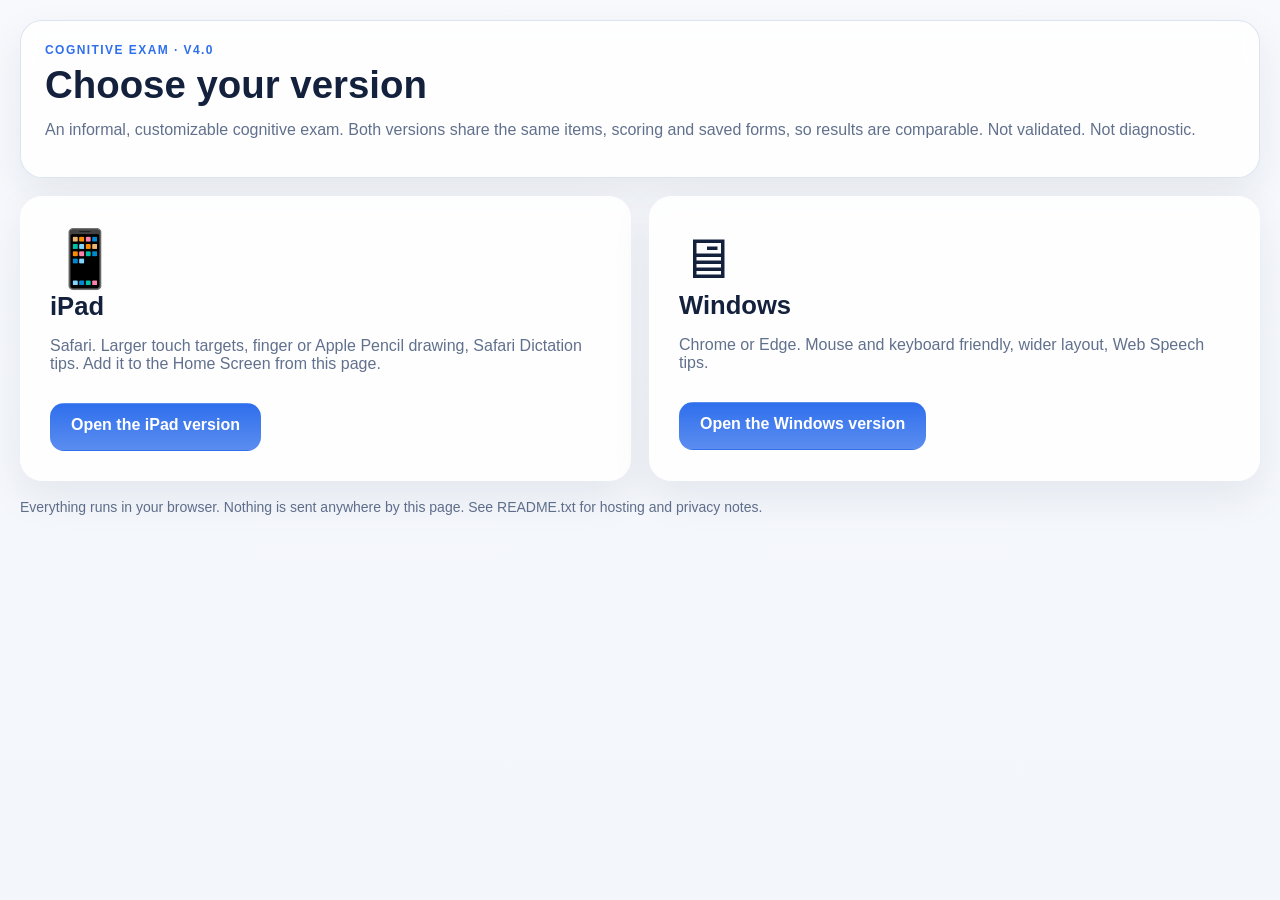
<file: index.html>
<!doctype html>
<html lang="en">
<head>
  <meta charset="utf-8" />
  <meta name="viewport" content="width=device-width, initial-scale=1, viewport-fit=cover" />
  <meta http-equiv="Content-Security-Policy" content="default-src 'self'; script-src 'self'; style-src 'self' 'unsafe-inline'; img-src 'self' data: blob:; media-src 'self'; connect-src 'none'; form-action 'none'; base-uri 'none'; object-src 'none'" />
  <meta name="theme-color" content="#2f6fed" />
  <title>Cognitive Exam</title>
  <link rel="icon" href="data:," />
  <link rel="apple-touch-icon" href="apple-touch-icon.png" />
  <link rel="stylesheet" href="styles.css" />
</head>
<body class="chooser">
  <div class="app">
    <header class="hero card">
      <div>
        <div class="eyebrow">Cognitive Exam &middot; v4.0</div>
        <h1>Choose your version</h1>
        <p class="muted">An informal, customizable cognitive exam. Both versions share the same items, scoring and saved forms, so results are comparable. Not validated. Not diagnostic.</p>
      </div>
    </header>
    <main class="choices">
      <a class="choice card" id="linkIpad" href="ipad/" data-platform="ipad">
        <div class="choice-icon">&#128241;</div>
        <h2>iPad</h2>
        <p class="muted">Safari. Larger touch targets, finger or Apple Pencil drawing, Safari Dictation tips. Add it to the Home Screen from this page.</p>
        <span class="btn primary">Open the iPad version</span>
      </a>
      <a class="choice card" id="linkWindows" href="windows/" data-platform="windows">
        <div class="choice-icon">&#128421;</div>
        <h2>Windows</h2>
        <p class="muted">Chrome or Edge. Mouse and keyboard friendly, wider layout, Web Speech tips.</p>
        <span class="btn primary">Open the Windows version</span>
      </a>
    </main>
    <p class="small muted" id="recommend"></p>
    <p class="small muted">Everything runs in your browser. Nothing is sent anywhere by this page. See README.txt for hosting and privacy notes.</p>
  </div>
  <script src="choose.js"></script>
</body>
</html>
</file>
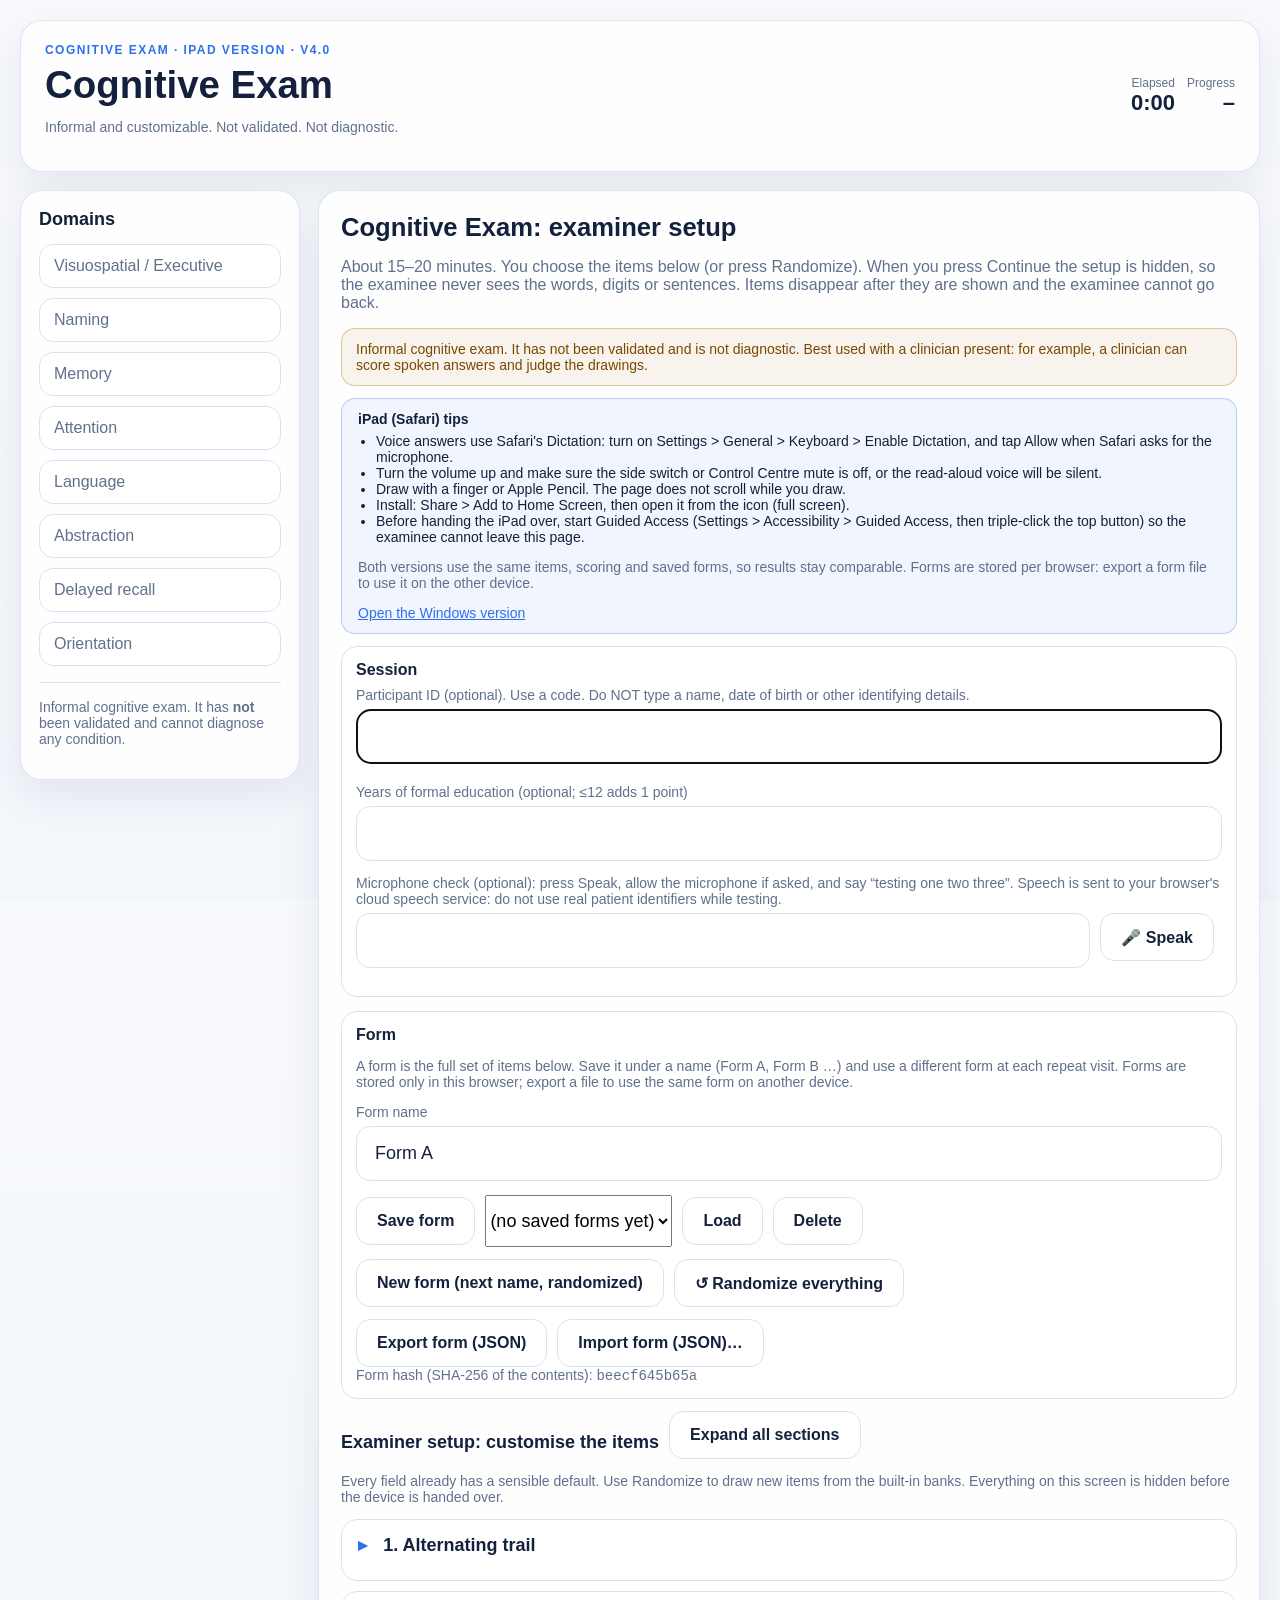
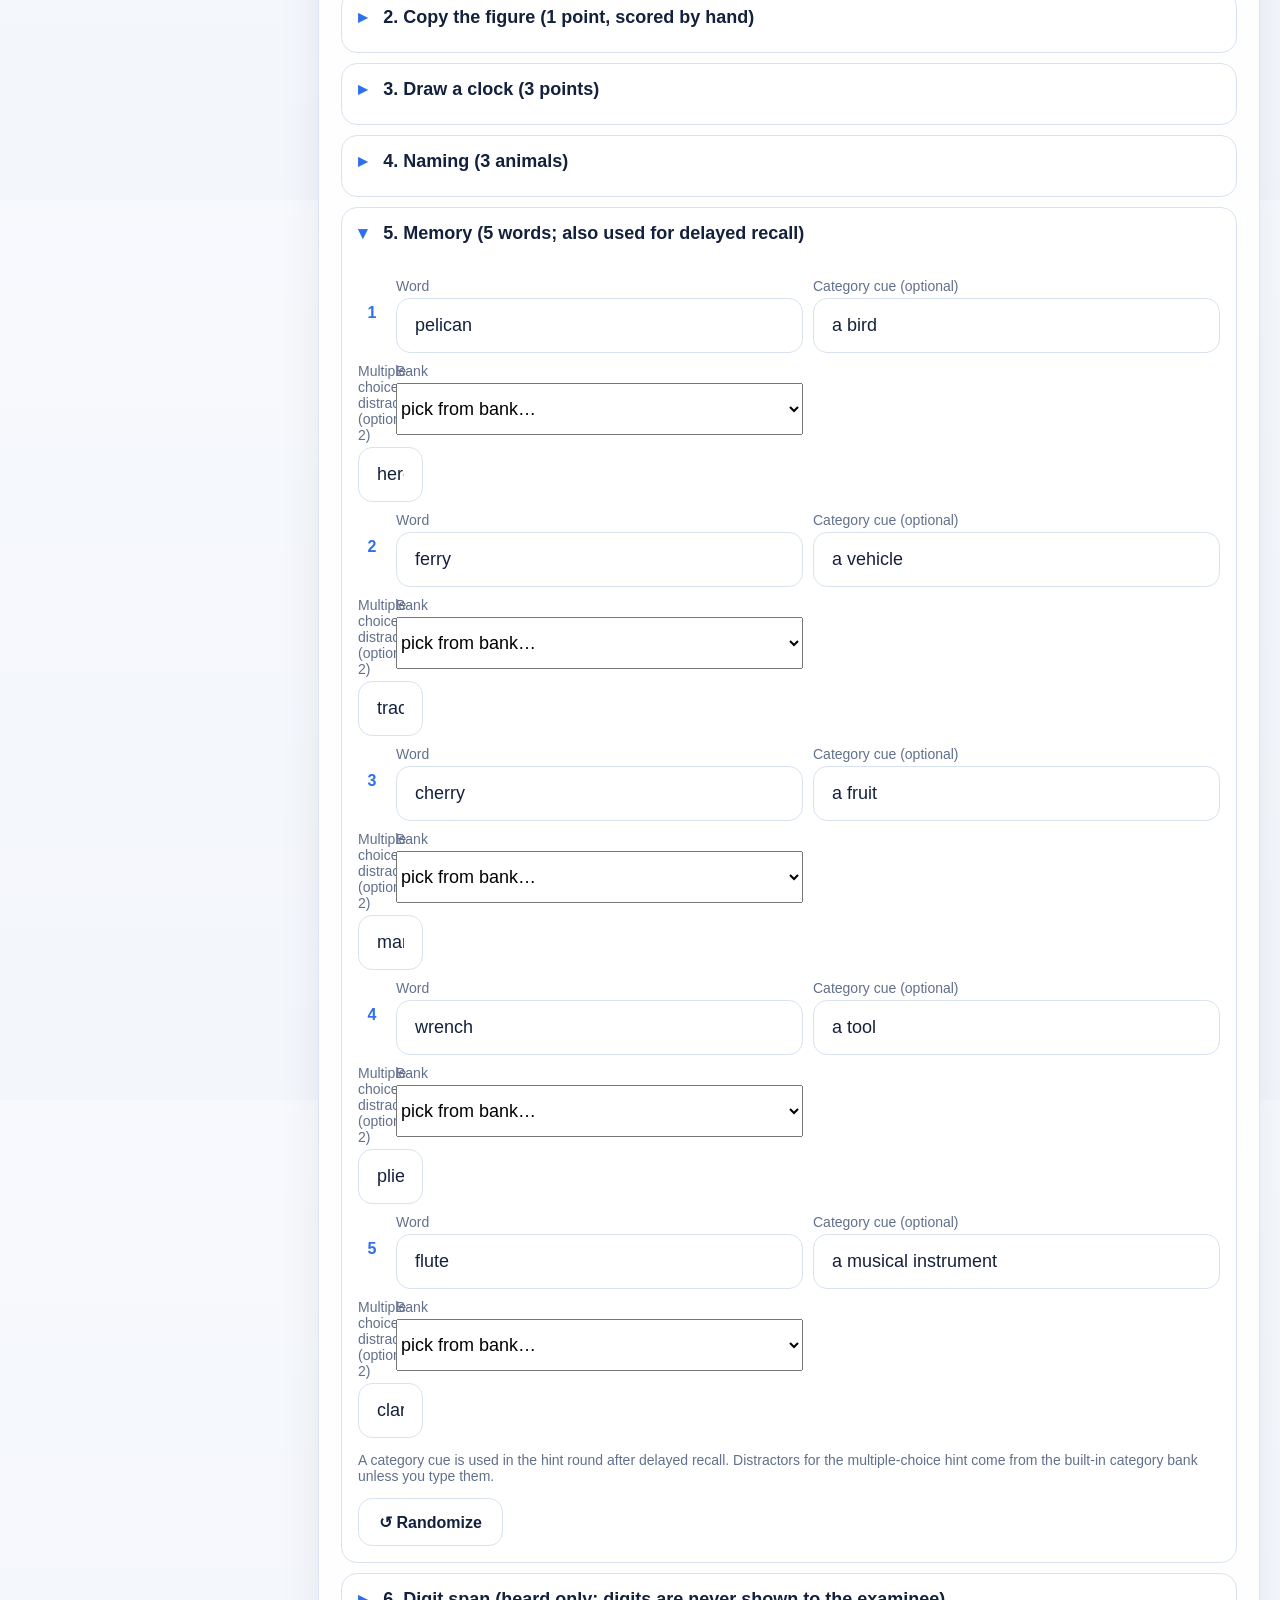
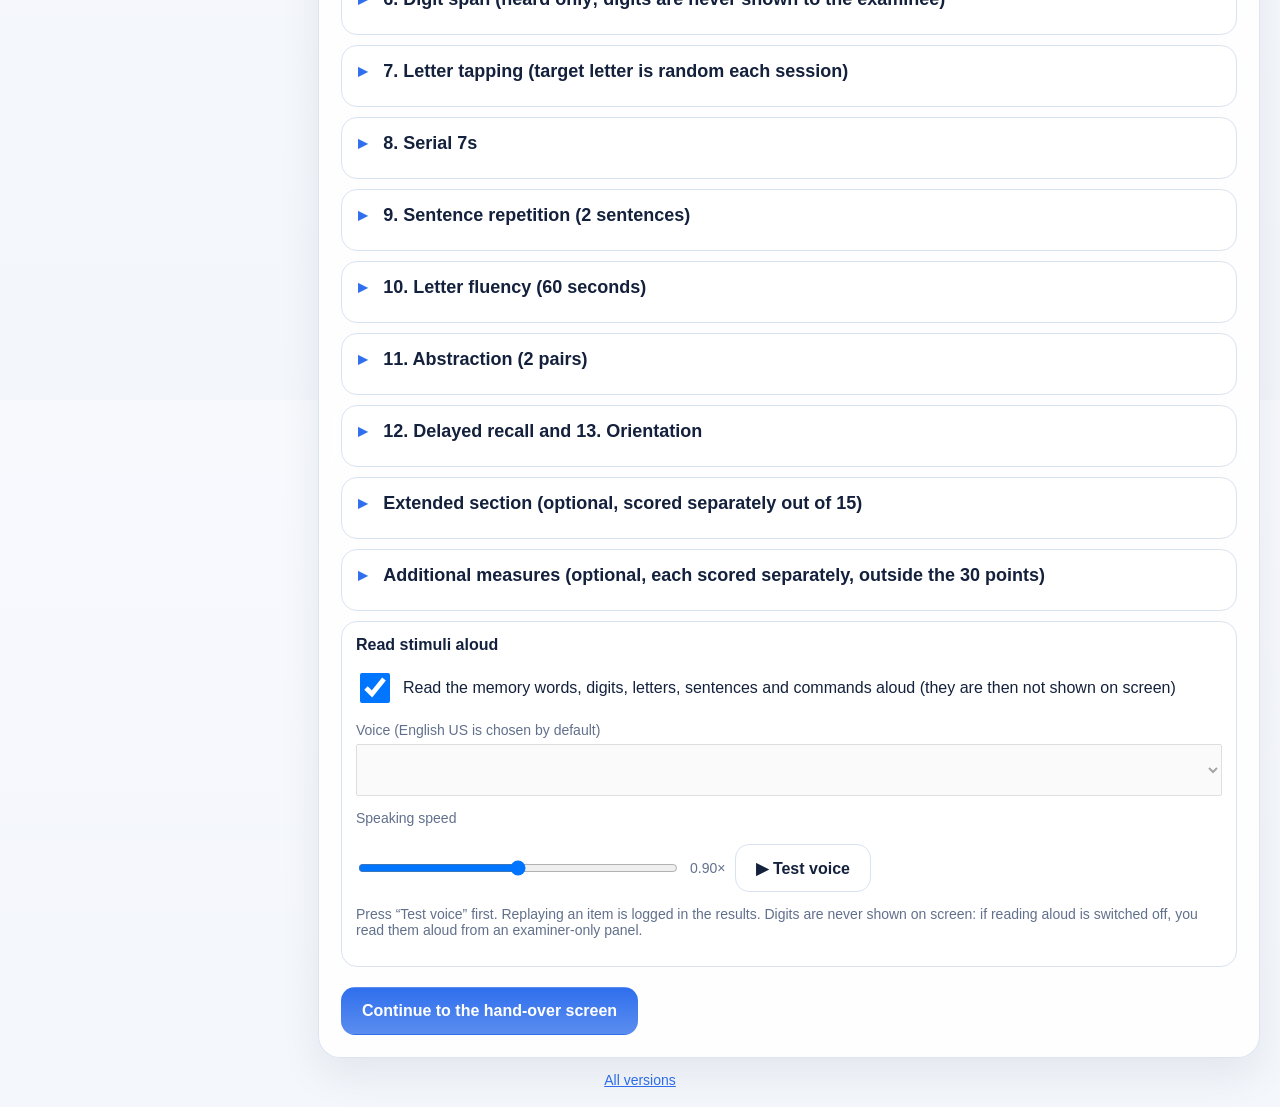
<file: ipad/index.html>
<!doctype html>
<html lang="en" data-platform="ipad">
<head>
  <meta charset="utf-8" />
  <meta name="viewport" content="width=device-width, initial-scale=1, viewport-fit=cover" />
  <!-- The page can make no network requests of its own (connect-src 'none'); speech services are the browser's. -->
  <meta http-equiv="Content-Security-Policy" content="default-src 'self'; script-src 'self'; style-src 'self' 'unsafe-inline'; img-src 'self' data: blob:; media-src 'self'; connect-src 'none'; form-action 'none'; base-uri 'none'; object-src 'none'" />
  <meta name="theme-color" content="#2f6fed" />
  <meta name="apple-mobile-web-app-capable" content="yes" />
  <meta name="mobile-web-app-capable" content="yes" />
  <meta name="apple-mobile-web-app-title" content="Cognitive Exam" />
  <meta name="apple-mobile-web-app-status-bar-style" content="default" />
  <meta name="format-detection" content="telephone=no" />
  <title>Cognitive Exam (iPad)</title>
  <link rel="icon" href="data:," />
  <link rel="apple-touch-icon" href="../apple-touch-icon.png" />
  <link rel="manifest" href="manifest.webmanifest" />
  <link rel="stylesheet" href="../styles.css" />
</head>
<body class="plat-ipad">
  <div class="app">
    <header class="hero card">
      <div>
        <div class="eyebrow">Cognitive Exam &middot; iPad version &middot; v4.0</div>
        <h1>Cognitive Exam</h1>
        <p class="muted small">Informal and customizable. Not validated. Not diagnostic.</p>
      </div>
      <div class="score-panel">
        <button id="voiceToggle" type="button" class="btn hidden" aria-label="Turn spoken stimuli on or off"></button>
        <div><span>Elapsed</span><strong id="elapsed">0:00</strong></div>
        <div><span>Progress</span><strong id="progressText">&ndash;</strong></div>
      </div>
    </header>

    <div id="speechBanner" class="warn-box hidden" role="status" style="margin-bottom:18px"></div>

    <main class="layout">
      <aside class="card side">
        <h3>Domains</h3>
        <ol id="sectionList" class="steps"></ol>
        <div class="divider"></div>
        <p class="small muted">
          Informal cognitive exam. It has <strong>not</strong> been validated and cannot diagnose any condition.
        </p>
      </aside>

      <section class="card main-card">
        <div id="setupScreen"></div>
        <div id="testScreen" class="hidden">
          <div class="section-top">
            <div>
              <div id="sectionKicker" class="eyebrow">Section</div>
              <h2 id="sectionTitle">Section</h2>
            </div>
          </div>
          <div id="content" class="content"></div>
        </div>
        <div id="reviewScreen" class="hidden"></div>
      </section>
    </main>
    <p class="small muted foot"><a href="../index.html" id="homeLink">All versions</a></p>
  </div>

  <script src="../assets.js"></script>
  <script src="../speech.js"></script>
  <script src="../core.js"></script>
  <script src="../ui.js"></script>
  <script src="../setup.js"></script>
  <script src="../app.js"></script>
</body>
</html>
</file>
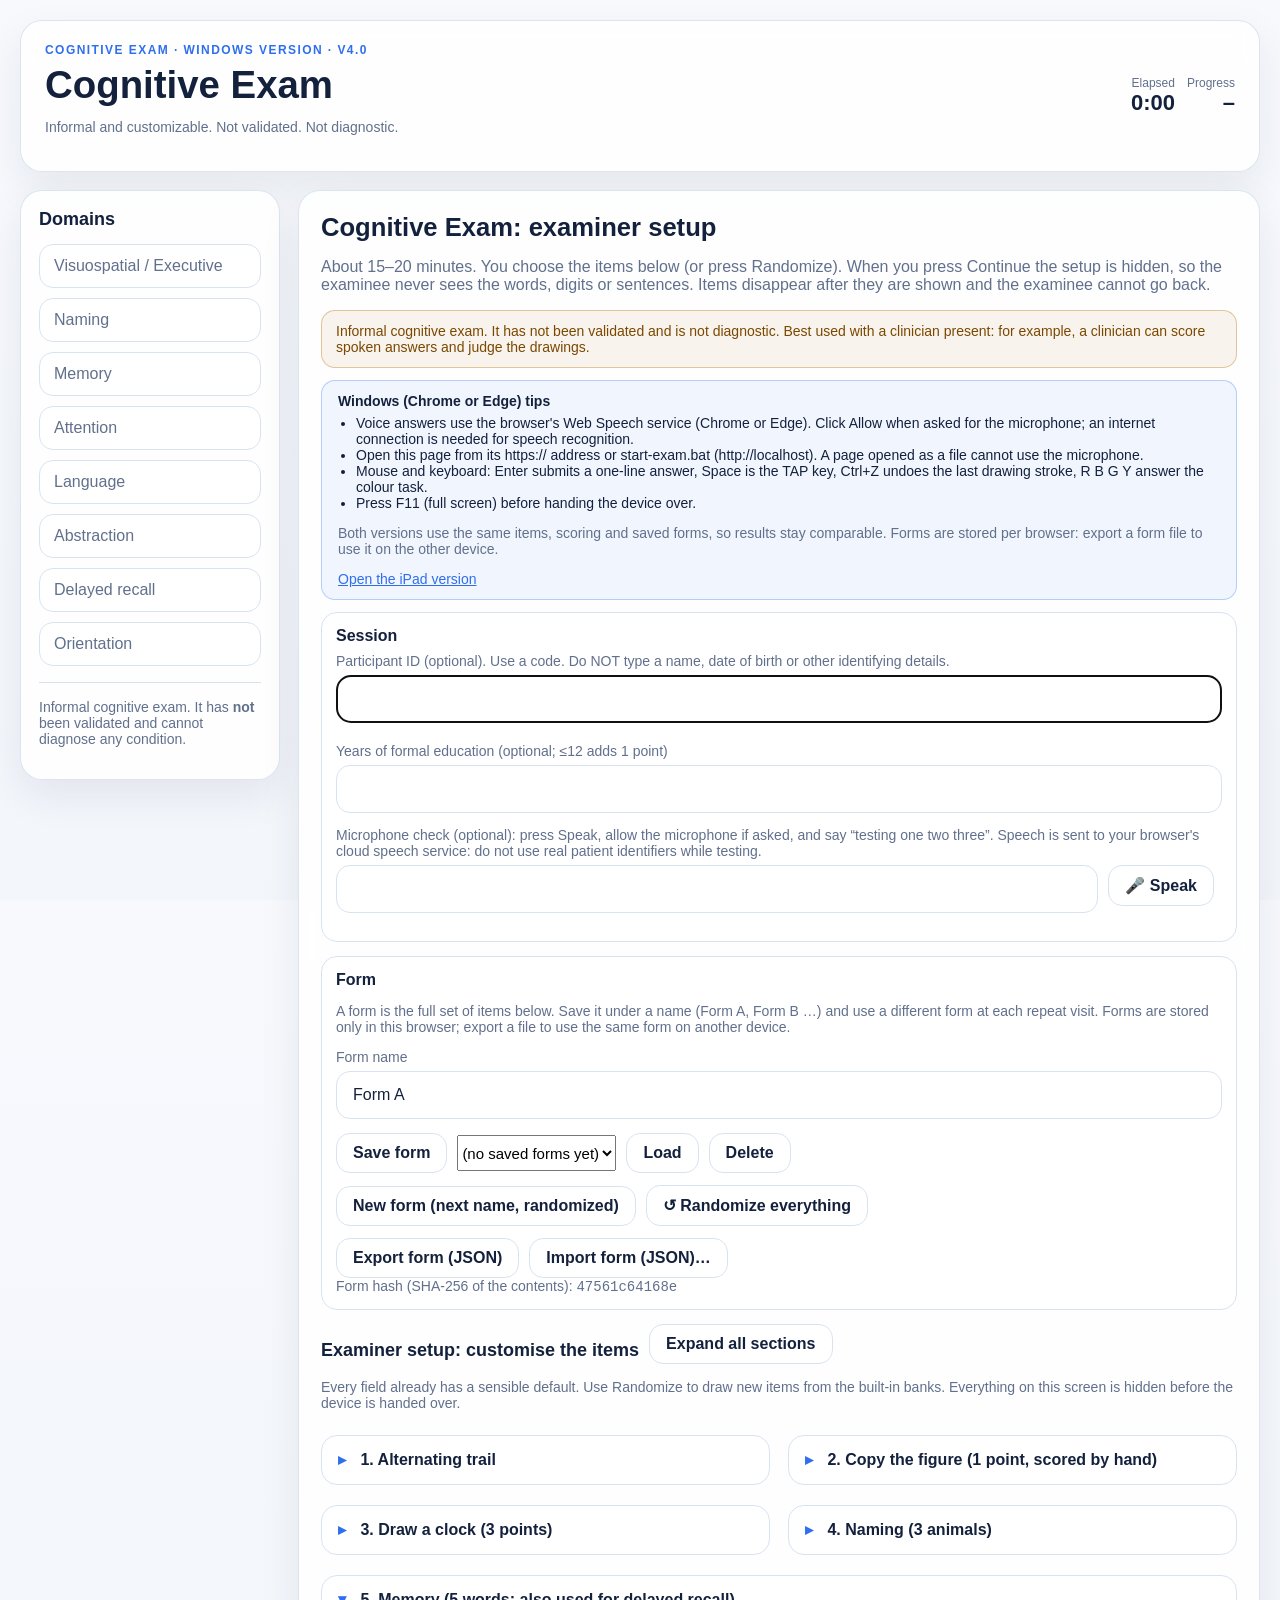
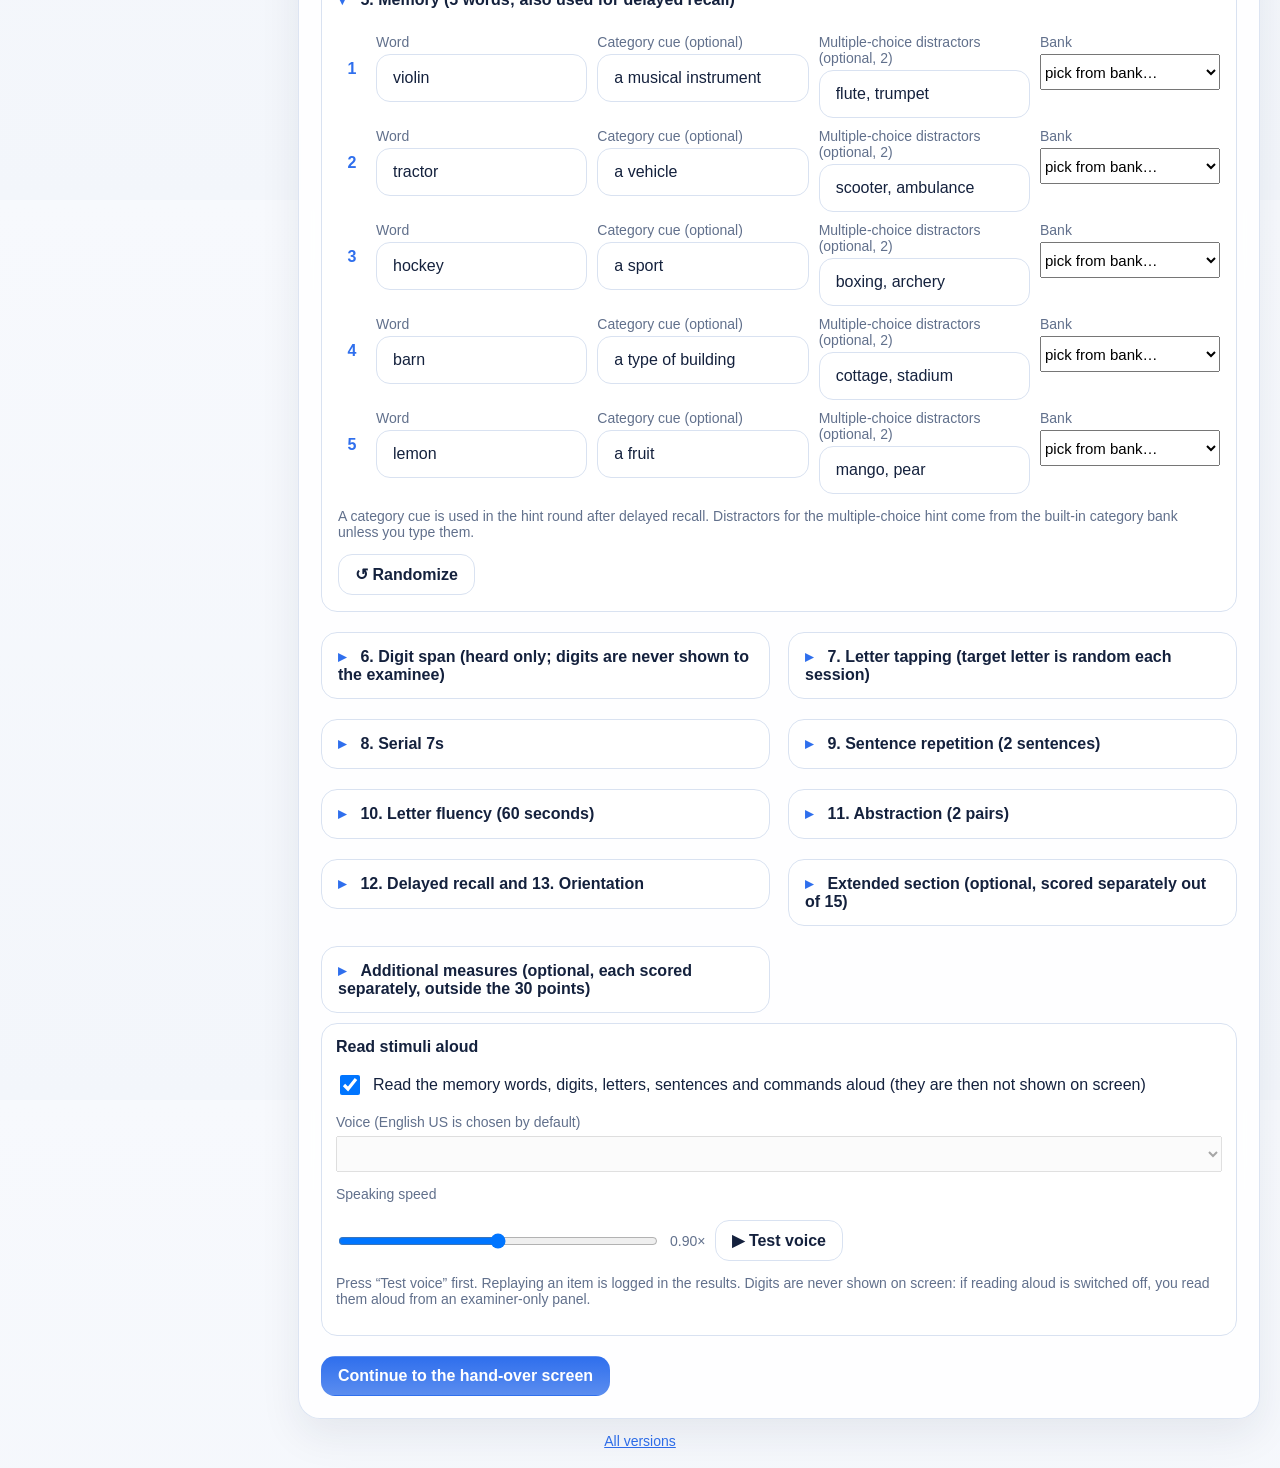
<file: windows/index.html>
<!doctype html>
<html lang="en" data-platform="windows">
<head>
  <meta charset="utf-8" />
  <meta name="viewport" content="width=device-width, initial-scale=1, viewport-fit=cover" />
  <!-- The page can make no network requests of its own (connect-src 'none'); speech services are the browser's. -->
  <meta http-equiv="Content-Security-Policy" content="default-src 'self'; script-src 'self'; style-src 'self' 'unsafe-inline'; img-src 'self' data: blob:; media-src 'self'; connect-src 'none'; form-action 'none'; base-uri 'none'; object-src 'none'" />
  <meta name="theme-color" content="#2f6fed" />
  <meta name="apple-mobile-web-app-capable" content="yes" />
  <meta name="mobile-web-app-capable" content="yes" />
  <meta name="apple-mobile-web-app-title" content="Cognitive Exam" />
  <meta name="apple-mobile-web-app-status-bar-style" content="default" />
  <meta name="format-detection" content="telephone=no" />
  <title>Cognitive Exam (Windows)</title>
  <link rel="icon" href="data:," />
  <link rel="apple-touch-icon" href="../apple-touch-icon.png" />
  <link rel="manifest" href="manifest.webmanifest" />
  <link rel="stylesheet" href="../styles.css" />
</head>
<body class="plat-windows">
  <div class="app">
    <header class="hero card">
      <div>
        <div class="eyebrow">Cognitive Exam &middot; Windows version &middot; v4.0</div>
        <h1>Cognitive Exam</h1>
        <p class="muted small">Informal and customizable. Not validated. Not diagnostic.</p>
      </div>
      <div class="score-panel">
        <button id="voiceToggle" type="button" class="btn hidden" aria-label="Turn spoken stimuli on or off"></button>
        <div><span>Elapsed</span><strong id="elapsed">0:00</strong></div>
        <div><span>Progress</span><strong id="progressText">&ndash;</strong></div>
      </div>
    </header>

    <div id="speechBanner" class="warn-box hidden" role="status" style="margin-bottom:18px"></div>

    <main class="layout">
      <aside class="card side">
        <h3>Domains</h3>
        <ol id="sectionList" class="steps"></ol>
        <div class="divider"></div>
        <p class="small muted">
          Informal cognitive exam. It has <strong>not</strong> been validated and cannot diagnose any condition.
        </p>
      </aside>

      <section class="card main-card">
        <div id="setupScreen"></div>
        <div id="testScreen" class="hidden">
          <div class="section-top">
            <div>
              <div id="sectionKicker" class="eyebrow">Section</div>
              <h2 id="sectionTitle">Section</h2>
            </div>
          </div>
          <div id="content" class="content"></div>
        </div>
        <div id="reviewScreen" class="hidden"></div>
      </section>
    </main>
    <p class="small muted foot"><a href="../index.html" id="homeLink">All versions</a></p>
  </div>

  <script src="../assets.js"></script>
  <script src="../speech.js"></script>
  <script src="../core.js"></script>
  <script src="../ui.js"></script>
  <script src="../setup.js"></script>
  <script src="../app.js"></script>
</body>
</html>
</file>
<file: styles.css>
:root {
  --bg: #f3f6fb;
  --card: #ffffff;
  --ink: #14213d;
  --muted: #61708c;
  --line: #d9e2f1;
  --accent: #2f6fed;
  --accent-2: #5b8def;
  --good: #0c8a5f;
  --warn: #b56a00;
  --bad: #c53d3d;
  --shadow: 0 16px 40px rgba(20,33,61,.08);
  --radius: 22px;
}
* { box-sizing: border-box; }
html, body { height: 100%; }
body {
  margin: 0;
  font-family: -apple-system, BlinkMacSystemFont, "SF Pro Display", "SF Pro Text", "Segoe UI", sans-serif;
  background: linear-gradient(180deg, #f7f9fd 0%, var(--bg) 100%);
  color: var(--ink);
}
.app {
  max-width: 1280px;
  margin: 0 auto;
  padding: 20px;
}
.card {
  background: rgba(255,255,255,.86);
  backdrop-filter: blur(10px);
  border: 1px solid rgba(217,226,241,.9);
  border-radius: var(--radius);
  box-shadow: var(--shadow);
}
.hero {
  padding: 22px 24px;
  display: flex;
  justify-content: space-between;
  gap: 18px;
  align-items: center;
  margin-bottom: 18px;
}
.eyebrow {
  color: var(--accent);
  text-transform: uppercase;
  letter-spacing: .12em;
  font-size: 12px;
  font-weight: 800;
  margin-bottom: 8px;
}
h1, h2, h3, h4 { margin: 0; }
h1 { font-size: clamp(26px, 3vw, 42px); line-height: 1.05; }
h2 { font-size: clamp(22px, 2vw, 30px); }
h3 { font-size: 18px; }
h4 { font-size: 16px; }
.muted { color: var(--muted); }
.small { font-size: 14px; }
.layout {
  display: grid;
  grid-template-columns: 280px 1fr;
  gap: 18px;
}
.side {
  padding: 18px;
  position: sticky;
  top: 20px;
  height: fit-content;
}
.main-card {
  padding: 22px;
  min-height: 72vh;
}
.steps {
  list-style: none;
  padding: 0;
  margin: 14px 0 0;
  display: grid;
  gap: 10px;
}
.steps li {
  padding: 12px 14px;
  border: 1px solid var(--line);
  border-radius: 14px;
  background: #fff;
  color: var(--muted);
}
.steps li.active {
  border-color: rgba(47,111,237,.4);
  color: var(--ink);
  background: rgba(47,111,237,.08);
}
.divider {
  height: 1px;
  background: var(--line);
  margin: 16px 0;
}
.panel {
  border: 1px solid var(--line);
  border-radius: 16px;
  padding: 16px;
  background: #fff;
}
.grid.two { display: grid; grid-template-columns: repeat(2, minmax(0, 1fr)); gap: 14px; }
.actions {
  display: flex;
  gap: 12px;
  margin-top: 20px;
  flex-wrap: wrap;
}
.actions.split {
  justify-content: space-between;
}
.btn {
  appearance: none;
  border: 1px solid var(--line);
  background: #fff;
  color: var(--ink);
  padding: 13px 18px;
  border-radius: 14px;
  font-weight: 700;
  font-size: 15px;
}
.btn.primary {
  background: linear-gradient(180deg, var(--accent), var(--accent-2));
  color: white;
  border-color: transparent;
}
.btn:disabled { opacity: .5; }
.hidden { display: none !important; }
.section-top {
  display: flex;
  justify-content: space-between;
  align-items: flex-start;
  gap: 12px;
  margin-bottom: 16px;
}
.section-meta {
  display: flex;
  align-items: center;
  gap: 10px;
  color: var(--muted);
}
.content {
  margin-top: 8px;
}
.note {
  background: #f8fbff;
  border: 1px dashed var(--line);
  border-radius: 16px;
  padding: 14px;
  color: var(--muted);
}
.instructions {
  color: var(--muted);
  margin-bottom: 14px;
}
.option-list {
  display: grid;
  gap: 10px;
}
.option-btn {
  text-align: left;
  padding: 14px 16px;
  border-radius: 14px;
  border: 1px solid var(--line);
  background: #fff;
  color: var(--ink);
  font-size: 16px;
}
.option-btn.active {
  outline: 2px solid rgba(47,111,237,.5);
  background: rgba(47,111,237,.08);
}
.input, textarea {
  width: 100%;
  padding: 14px 16px;
  border-radius: 14px;
  border: 1px solid var(--line);
  background: #fff;
  color: var(--ink);
  font-size: 16px;
}
textarea { min-height: 140px; resize: vertical; }
.canvas-shell {
  border: 1px solid var(--line);
  border-radius: 18px;
  overflow: hidden;
  background: white;
}
canvas {
  display: block;
  width: 100%;
  height: auto;
  touch-action: none;
  background: white;
}
.toolbar {
  display: flex;
  flex-wrap: wrap;
  gap: 8px;
  margin: 12px 0;
}
.pill {
  display: inline-flex;
  align-items: center;
  gap: 6px;
  padding: 8px 12px;
  border-radius: 999px;
  background: #f5f8fc;
  border: 1px solid var(--line);
  color: var(--muted);
  font-size: 13px;
}
.badge {
  display: inline-flex;
  align-items: center;
  gap: 6px;
  padding: 7px 10px;
  border-radius: 999px;
  background: #f5f8fc;
  border: 1px solid var(--line);
  font-size: 13px;
}
.badge.good { color: var(--good); border-color: rgba(12,138,95,.2); }
.badge.warn { color: var(--warn); border-color: rgba(181,106,0,.2); }
.badge.bad { color: var(--bad); border-color: rgba(197,61,61,.2); }
.result-grid {
  display: grid;
  grid-template-columns: 180px 1fr;
  gap: 10px;
  margin-top: 12px;
}
.result-box {
  border: 1px solid var(--line);
  border-radius: 16px;
  background: #fff;
  padding: 14px;
  margin-top: 12px;
}
.review-item {
  border: 1px solid var(--line);
  border-radius: 16px;
  padding: 14px;
  background: #fff;
  margin-bottom: 12px;
}
.review-item h4 { margin-bottom: 8px; }
.score-chip {
  min-width: 140px;
  padding: 12px 14px;
  border-radius: 16px;
  background: rgba(47,111,237,.08);
  border: 1px solid rgba(47,111,237,.16);
}
.score-chip span {
  display: block;
  font-size: 12px;
  color: var(--muted);
}
.score-chip strong {
  display: block;
  font-size: 28px;
}
.score-panel {
  display: flex;
  gap: 12px;
  flex-wrap: wrap;
}
.table {
  width: 100%;
  border-collapse: collapse;
  margin-top: 12px;
}
.table th, .table td {
  text-align: left;
  padding: 10px 12px;
  border-bottom: 1px solid var(--line);
}
.table th {
  color: var(--muted);
  font-size: 13px;
}
@media (max-width: 980px) {
  .layout { grid-template-columns: 1fr; }
  .side { position: relative; top: 0; }
  .grid.two { grid-template-columns: 1fr; }
  .hero { flex-direction: column; align-items: stretch; }
  .score-panel { width: 100%; }
}

/* ---------- v3 additions ---------- */
.steps li.done { color: var(--good); }
.stimulus {
  font-size: clamp(56px, 12vw, 120px);
  font-weight: 800;
  text-align: center;
  padding: 36px 10px;
  letter-spacing: .04em;
  user-select: none;
  -webkit-user-select: none;
  min-height: 190px;
}
.stimulus.word { font-size: clamp(40px, 9vw, 84px); }
.stimulus.sentence { font-size: clamp(22px, 3vw, 32px); font-weight: 600; letter-spacing: 0; line-height: 1.4; }
.stimulus.num { font-size: 56px; }
.bigclock { font-size: 56px; font-weight: 800; text-align: center; font-variant-numeric: tabular-nums; }
.tapbtn {
  width: 100%; padding: 36px 10px; font-size: 28px; font-weight: 800;
  border-radius: 22px; border: 2px solid var(--accent); background: rgba(47,111,237,.08);
  color: var(--accent); margin-top: 12px; user-select: none; touch-action: manipulation;
}
.tapbtn:active { background: rgba(47,111,237,.25); }
svg.trail, svg.fig { width: 100%; height: auto; background: #fff; border: 1px solid var(--line); border-radius: 18px; touch-action: manipulation; }
svg.fig { max-width: 340px; display: block; margin: 8px auto; }
.node { cursor: pointer; }
.node circle { fill: #fff; stroke: #111; stroke-width: 3; }
.node text { font-size: 24px; font-weight: 700; text-anchor: middle; dominant-baseline: central; fill: #111; pointer-events: none; user-select: none; }
.node.ok circle { fill: #e4f6ee; stroke: var(--good); }
.node.bad circle { fill: #fde4e4; stroke: var(--bad); }
canvas.pad { border: 1px solid var(--line); border-radius: 14px; background: #fff; width: 100%; max-width: 640px; height: auto; touch-action: none; cursor: crosshair; display: block; }
.naming-grid { display: grid; grid-template-columns: repeat(auto-fit, minmax(240px, 1fr)); gap: 16px; }
.naming-grid figure { margin: 0; border: 1px solid var(--line); border-radius: 16px; padding: 10px; background: #fff; }
.naming-grid img { width: 100%; height: auto; display: block; pointer-events: none; user-select: none; }
.field-row { display: grid; gap: 6px; margin-bottom: 14px; }
.field-row label { color: var(--muted); font-size: 14px; }
.inline-actions { display: flex; gap: 10px; flex-wrap: wrap; margin-top: 12px; align-items: center; }
.checkline { display: flex; gap: 10px; align-items: center; margin: 10px 0; }
.checkline input { width: 20px; height: 20px; }
.warn-box { border: 1px solid rgba(181,106,0,.35); background: rgba(181,106,0,.07); color: #7a4800; border-radius: 14px; padding: 12px 14px; margin: 12px 0; font-size: 14px; }
.big-score { font-size: 56px; font-weight: 800; line-height: 1; }
.summary-grid { display: grid; grid-template-columns: repeat(auto-fit, minmax(180px, 1fr)); gap: 12px; margin: 12px 0; }
.table select { padding: 6px 8px; border-radius: 8px; border: 1px solid var(--line); background: #fff; font-size: 14px; }
.table td.det { color: var(--muted); font-size: 13px; }
.thumbs { display: flex; gap: 12px; flex-wrap: wrap; margin: 10px 0; }
.thumbs figure { margin: 0; }
.thumbs img { max-width: 280px; border: 1px solid var(--line); border-radius: 12px; background: #fff; }
.thumbs figcaption { font-size: 13px; color: var(--muted); }
.cuebox { border: 1px solid var(--line); border-radius: 14px; padding: 12px; background: #fff; margin-bottom: 10px; }
.mcbtns { display: flex; gap: 8px; flex-wrap: wrap; margin-top: 8px; }
.mcbtns .option-btn { padding: 10px 14px; }
@media print {
  .side, .hero, .actions, .btn, .inline-actions { display: none !important; }
  .card { box-shadow: none; border: none; }
}
.score-panel > div { text-align: right; }
.score-panel span { display: block; font-size: 12px; color: var(--muted); }
.score-panel strong { font-size: 22px; }

/* ---------- speech / microphone ---------- */
.micwrap { display: flex; gap: 10px; align-items: flex-start; flex-wrap: wrap; }
.micwrap > .input, .micwrap > textarea { flex: 1 1 240px; min-width: 0; }
.mic-ctl { display: inline-flex; gap: 8px; align-items: center; flex-wrap: wrap; }
.mic-btn { padding: 10px 14px; white-space: nowrap; }
.mic-btn.rec { background: #fde4e4; border-color: var(--bad); color: var(--bad); animation: micpulse 1.2s ease-in-out infinite; }
@keyframes micpulse { 50% { box-shadow: 0 0 0 6px rgba(197,61,61,.18); } }
.naming-grid .micwrap { margin-top: 8px; }
.chips { display: flex; flex-wrap: wrap; gap: 8px; margin: 12px 0; }
.chip { border: 1px solid var(--line); background: #fff; border-radius: 999px; padding: 8px 14px; font-size: 16px; cursor: pointer; color: var(--ink); }
.chip.flagged { border-color: rgba(181,106,0,.55); background: rgba(181,106,0,.08); }
.chip.struck { text-decoration: line-through; color: var(--muted); background: #f1f3f7; border-style: dashed; }
.chipflag { color: var(--warn); }
.chipcount { font-weight: 700; margin: 8px 0 14px; }
.chipcount.ok { color: var(--good); }
.chipcount.no { color: var(--bad); }
.micwrap + .micwrap { margin-top: 8px; }

/* ---------- iPad / touch ---------- */
html { -webkit-text-size-adjust: 100%; text-size-adjust: 100%; }
body { -webkit-tap-highlight-color: transparent; padding-left: env(safe-area-inset-left); padding-right: env(safe-area-inset-right); padding-bottom: env(safe-area-inset-bottom); }
button, .btn, .option-btn, .chip, .tapbtn, summary { touch-action: manipulation; }
.btn { min-height: 48px; padding: 12px 20px; font-size: 16px; }
.option-btn { min-height: 48px; }
.chip { min-height: 44px; }
select, input[type=checkbox], input[type=range] { min-height: 32px; }
select { font-size: 16px !important; min-height: 44px; }
input[type=checkbox] { width: 24px; height: 24px; flex: none; }
input[type=range] { width: min(320px, 100%); }
.tapbtn { min-height: 160px; font-size: 36px; }
.stimulus, canvas.pad, svg.trail, svg.fig { -webkit-user-select: none; user-select: none; -webkit-touch-callout: none; }
.listen { display: flex; flex-direction: column; align-items: center; gap: 12px; padding: 36px 10px; font-size: 22px; font-weight: 700; color: var(--accent); }
.listen-icon { font-size: 72px; animation: listenpulse 1.2s ease-in-out infinite; }
@keyframes listenpulse { 50% { transform: scale(1.12); opacity: .75; } }
#voiceToggle { align-self: center; }
@media (max-width: 980px) {
  .app { padding: 12px; }
  .steps { display: flex; flex-wrap: wrap; gap: 6px; }
  .steps li { padding: 6px 10px; font-size: 13px; border-radius: 999px; }
  .side h3, .side .divider, .side > p { display: none; }
  .side { padding: 10px; }
  .main-card { padding: 16px; min-height: 0; }
  .hero { padding: 14px 16px; }
  .score-panel { justify-content: flex-start; align-items: center; }
  .table { display: block; overflow-x: auto; }
}
@media (hover: none) { .btn:hover, .option-btn:hover { background: inherit; } }

/* ---------- v4: examiner setup, hand-over, new tasks, platforms ---------- */
.editor-wrap { margin-top: 14px; }
.ed-h { margin: 18px 0 4px; }
details.sec { border: 1px solid var(--line); border-radius: 16px; background: #fff; margin: 10px 0; }
details.sec > summary { cursor: pointer; padding: 14px 16px; font-weight: 700; list-style: none; display: block; min-height: 48px; }
details.sec > summary::-webkit-details-marker { display: none; }
details.sec > summary::before { content: "\25B8"; color: var(--accent); display: inline-block; width: 1.4em; }
details.sec > summary .sec-hint { margin-left: 8px; font-weight: 400; }
details.sec[open] > summary::before { content: "\25BE"; }
.sec-body { padding: 0 16px 16px; }
.err { color: var(--bad); min-height: 0; }
.err:empty { display: none; }
.warn-text { color: var(--warn); }
.bad-text { color: var(--bad); }
.mono { font-family: ui-monospace, Consolas, monospace; }
.input.short { max-width: 140px; }
.memrow { display: grid; grid-template-columns: 28px repeat(3, minmax(0, 1fr)) minmax(120px, 160px); gap: 10px; align-items: start; margin: 10px 0; }
.memnum { font-weight: 800; color: var(--accent); padding-top: 26px; text-align: center; }
.memcol { display: grid; gap: 4px; }
.memcol select { max-width: 100%; }
.abs-slot { border: 1px dashed var(--line); border-radius: 14px; padding: 12px; margin: 10px 0; display: grid; gap: 8px; }
.abs-grid { display: grid; grid-template-columns: 1fr 1fr; gap: 10px; }
.abs-kw { grid-column: 1 / -1; }
.thumb-grid { display: grid; grid-template-columns: repeat(auto-fill, minmax(120px, 1fr)); gap: 10px; margin: 10px 0; }
.thumb { position: relative; border: 2px solid var(--line); background: #fff; border-radius: 14px; padding: 6px; text-align: center; cursor: pointer; touch-action: manipulation; }
.thumb img { width: 100%; height: auto; display: block; border-radius: 8px; pointer-events: none; }
.thumb.on { border-color: var(--accent); background: rgba(47,111,237,.08); }
.thumb-badge { position: absolute; top: 4px; right: 4px; background: var(--accent); color: #fff; border-radius: 999px; width: 26px; height: 26px; display: grid; place-items: center; font-weight: 800; }
.fig-prev svg.fig { max-width: 200px; margin: 6px 0; }
textarea.sent-ta { min-height: 64px; }
.cmd-row { display: flex; gap: 10px; align-items: center; margin: 6px 0; flex-wrap: wrap; }
.hint-box { border: 1px solid rgba(47,111,237,.3); background: rgba(47,111,237,.06); border-radius: 14px; padding: 12px 16px; margin: 12px 0; font-size: 14px; }
.hint-box ul { margin: 6px 0 6px 18px; padding: 0; }
.handoff { text-align: center; max-width: 640px; margin: 24px auto; }
.handoff ul { text-align: left; display: inline-block; }
.handoff-icon { font-size: 64px; }
.actions.center { justify-content: center; }
.handoff .btn.primary { font-size: 22px; padding: 18px 30px; min-height: 64px; }
.examiner-panel { border: 3px dashed var(--warn); border-radius: 16px; padding: 14px 18px; background: rgba(181,106,0,.07); }
.ex-title { font-weight: 800; letter-spacing: .1em; color: var(--warn); }
.ex-digits { font-size: 48px; font-weight: 800; letter-spacing: .2em; text-align: center; padding: 14px; color: var(--muted); font-variant-numeric: tabular-nums; }
.ex-digits.revealed { color: var(--ink); }
.stroop-word { font-size: clamp(64px, 14vw, 140px); font-weight: 900; text-align: center; padding: 24px 10px; letter-spacing: .05em; user-select: none; -webkit-user-select: none; min-height: 190px; }
.stroop-row { display: grid; grid-template-columns: repeat(4, minmax(0, 1fr)); gap: 12px; }
.stroop-btn { font-size: 20px; min-height: 72px; }
.stroop-blank { min-height: 300px; }
.rt-pad { display: block; width: 100%; min-height: 280px; border-radius: 22px; border: 3px solid var(--line); font-size: 40px; font-weight: 800; touch-action: manipulation; user-select: none; -webkit-user-select: none; }
.rt-pad.wait { background: #e3e6ec; color: var(--muted); }
.rt-pad.go { background: #1fae63; color: #fff; border-color: #0c8a5f; }
svg.cmd-board { width: 100%; max-width: 720px; height: auto; display: block; margin: 10px auto; background: #fff; border: 1px solid var(--line); border-radius: 18px; touch-action: manipulation; }
.cmd-cell { fill: #f8fafd; stroke: var(--line); stroke-width: 2; }
.cmd-target { cursor: pointer; }
.cmd-target.tapped .cmd-cell { stroke: var(--accent); stroke-width: 5; }
.node .icon { pointer-events: none; }
.node .badge-c { fill: #111; stroke: #fff; stroke-width: 2; }
.node .badge-t { font-size: 14px; fill: #fff; font-weight: 800; text-anchor: middle; dominant-baseline: central; pointer-events: none; }
.session-line { margin-bottom: 8px; word-break: break-all; }
.foot { text-align: center; margin: 14px 0 0; }
/* chooser */
.choices { display: grid; grid-template-columns: repeat(auto-fit, minmax(280px, 1fr)); gap: 18px; margin: 18px 0; }
.choice { display: block; padding: 28px; text-decoration: none; color: var(--ink); border: 2px solid transparent; }
.choice:hover, .choice.recommended { border-color: var(--accent); }
.choice-icon { font-size: 56px; }
.choice .btn { margin-top: 14px; display: inline-block; text-align: center; }
a { color: var(--accent); }

/* ---------- platform: Windows (mouse + keyboard, wider layout) ---------- */
html[data-platform="windows"] .app { max-width: 1560px; }
html[data-platform="windows"] .layout { grid-template-columns: 260px 1fr; }
html[data-platform="windows"] .btn { min-height: 40px; padding: 10px 16px; }
html[data-platform="windows"] select { min-height: 36px; font-size: 15px !important; }
html[data-platform="windows"] .tapbtn { min-height: 120px; font-size: 30px; }
html[data-platform="windows"] .memrow { grid-template-columns: 28px repeat(3, minmax(0, 1fr)) minmax(120px, 180px); }
html[data-platform="windows"] canvas.pad { max-width: 720px; }
html[data-platform="windows"] .stroop-btn { min-height: 56px; }
html[data-platform="windows"] input[type=checkbox] { width: 20px; height: 20px; }
@media (min-width: 1100px) {
  html[data-platform="windows"] #setupScreen .editor { display: grid; grid-template-columns: 1fr 1fr; gap: 0 18px; align-items: start; }
  html[data-platform="windows"] #setupScreen .editor > details.sec[open] { grid-column: 1 / -1; }
}
}

/* ---------- platform: iPad (large touch targets, touch-first) ---------- */
html[data-platform="ipad"] .btn { min-height: 56px; padding: 14px 24px; font-size: 18px; }
html[data-platform="ipad"] .option-btn { min-height: 56px; font-size: 18px; }
html[data-platform="ipad"] .chip { min-height: 52px; font-size: 18px; }
html[data-platform="ipad"] select { min-height: 52px; font-size: 18px !important; }
html[data-platform="ipad"] .input, html[data-platform="ipad"] textarea { font-size: 18px; padding: 16px 18px; }
html[data-platform="ipad"] input[type=checkbox] { width: 30px; height: 30px; }
html[data-platform="ipad"] .checkline { min-height: 48px; }
html[data-platform="ipad"] details.sec > summary { min-height: 60px; font-size: 18px; }
html[data-platform="ipad"] .tapbtn { min-height: 190px; font-size: 42px; }
html[data-platform="ipad"] .stroop-btn { min-height: 84px; font-size: 22px; }
html[data-platform="ipad"] .rt-pad { min-height: 340px; }
html[data-platform="ipad"] .thumb-badge { width: 32px; height: 32px; }
html[data-platform="ipad"] .memrow { grid-template-columns: 28px 1fr 1fr; }
html[data-platform="ipad"] .memrow .memcol:nth-child(4), html[data-platform="ipad"] .memrow .memcol:nth-child(5) { grid-column: span 1; }
html[data-platform="ipad"] canvas.pad { max-width: 760px; }
html[data-platform="ipad"] .node circle { stroke-width: 3.5; }
@media (max-width: 800px) {
  .memrow { grid-template-columns: 24px 1fr; }
  .abs-grid { grid-template-columns: 1fr; }
  .stroop-row { grid-template-columns: repeat(2, 1fr); }
}
</file>
